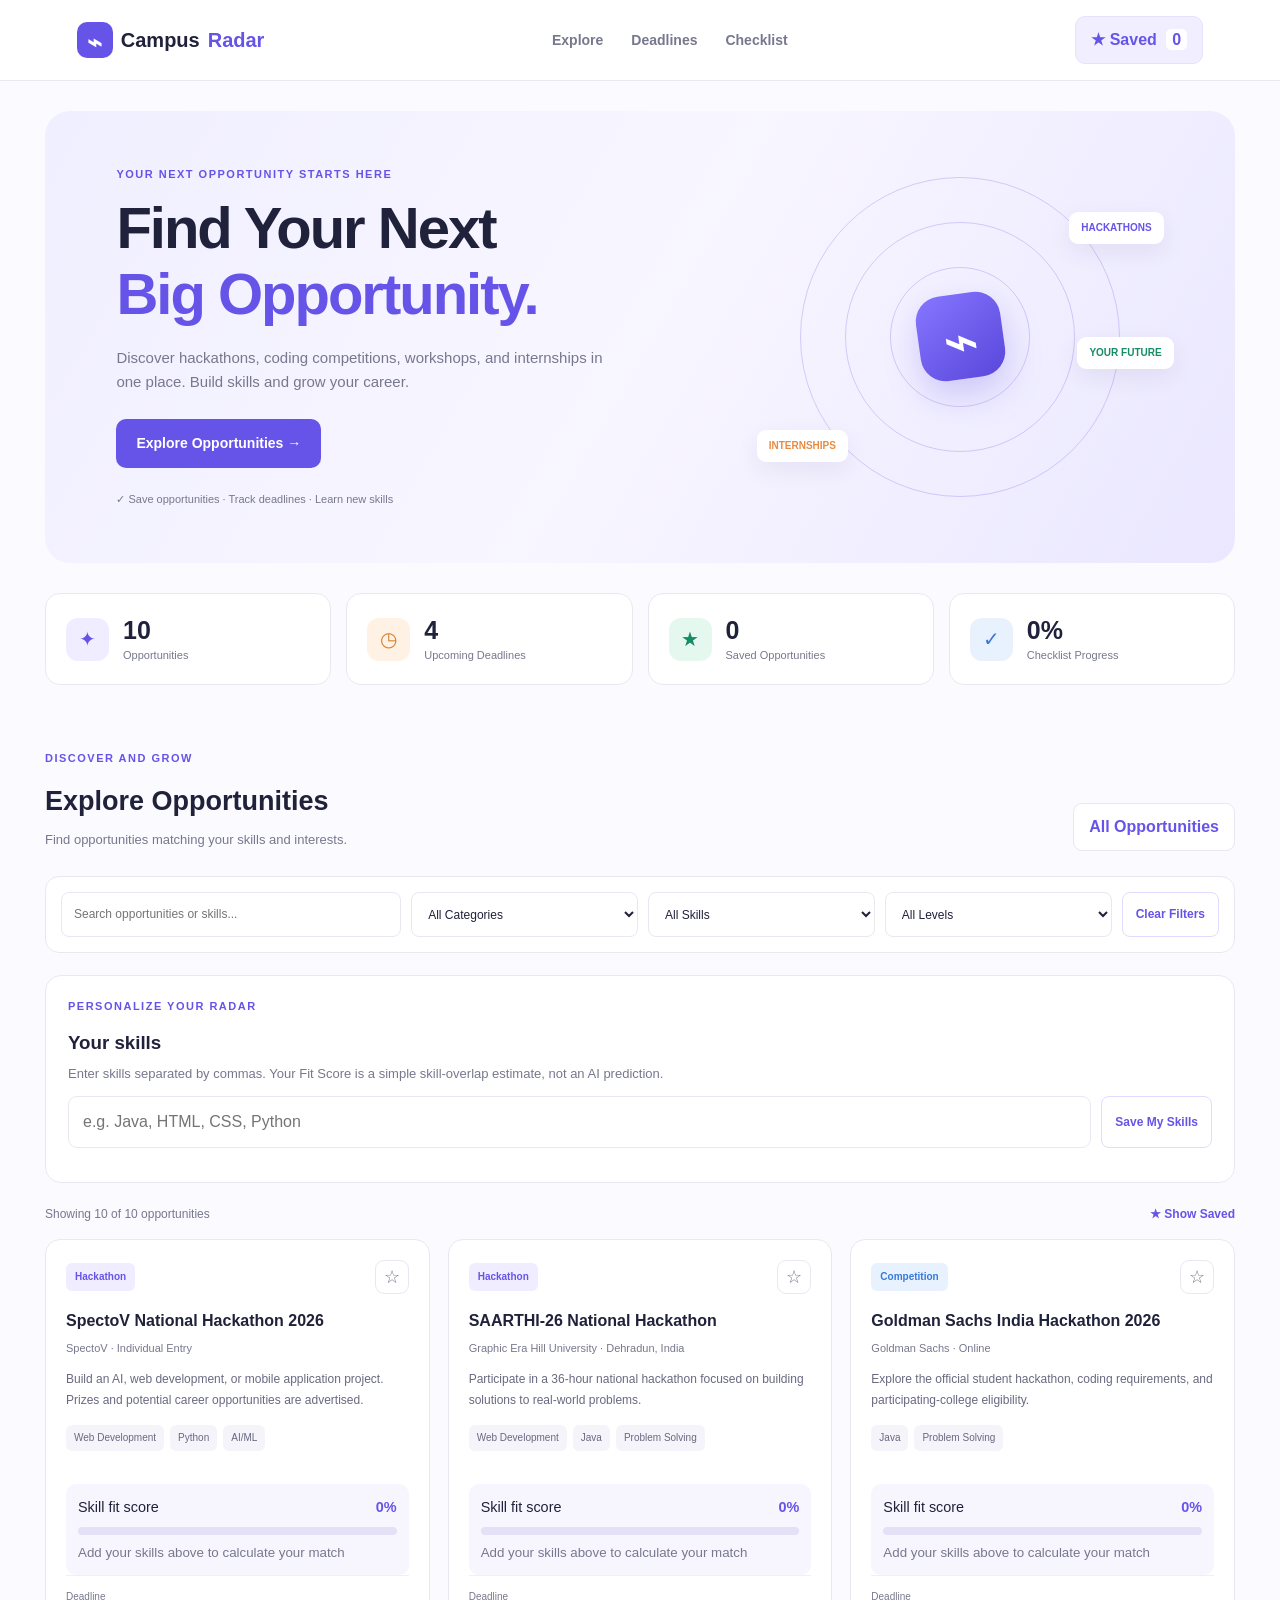
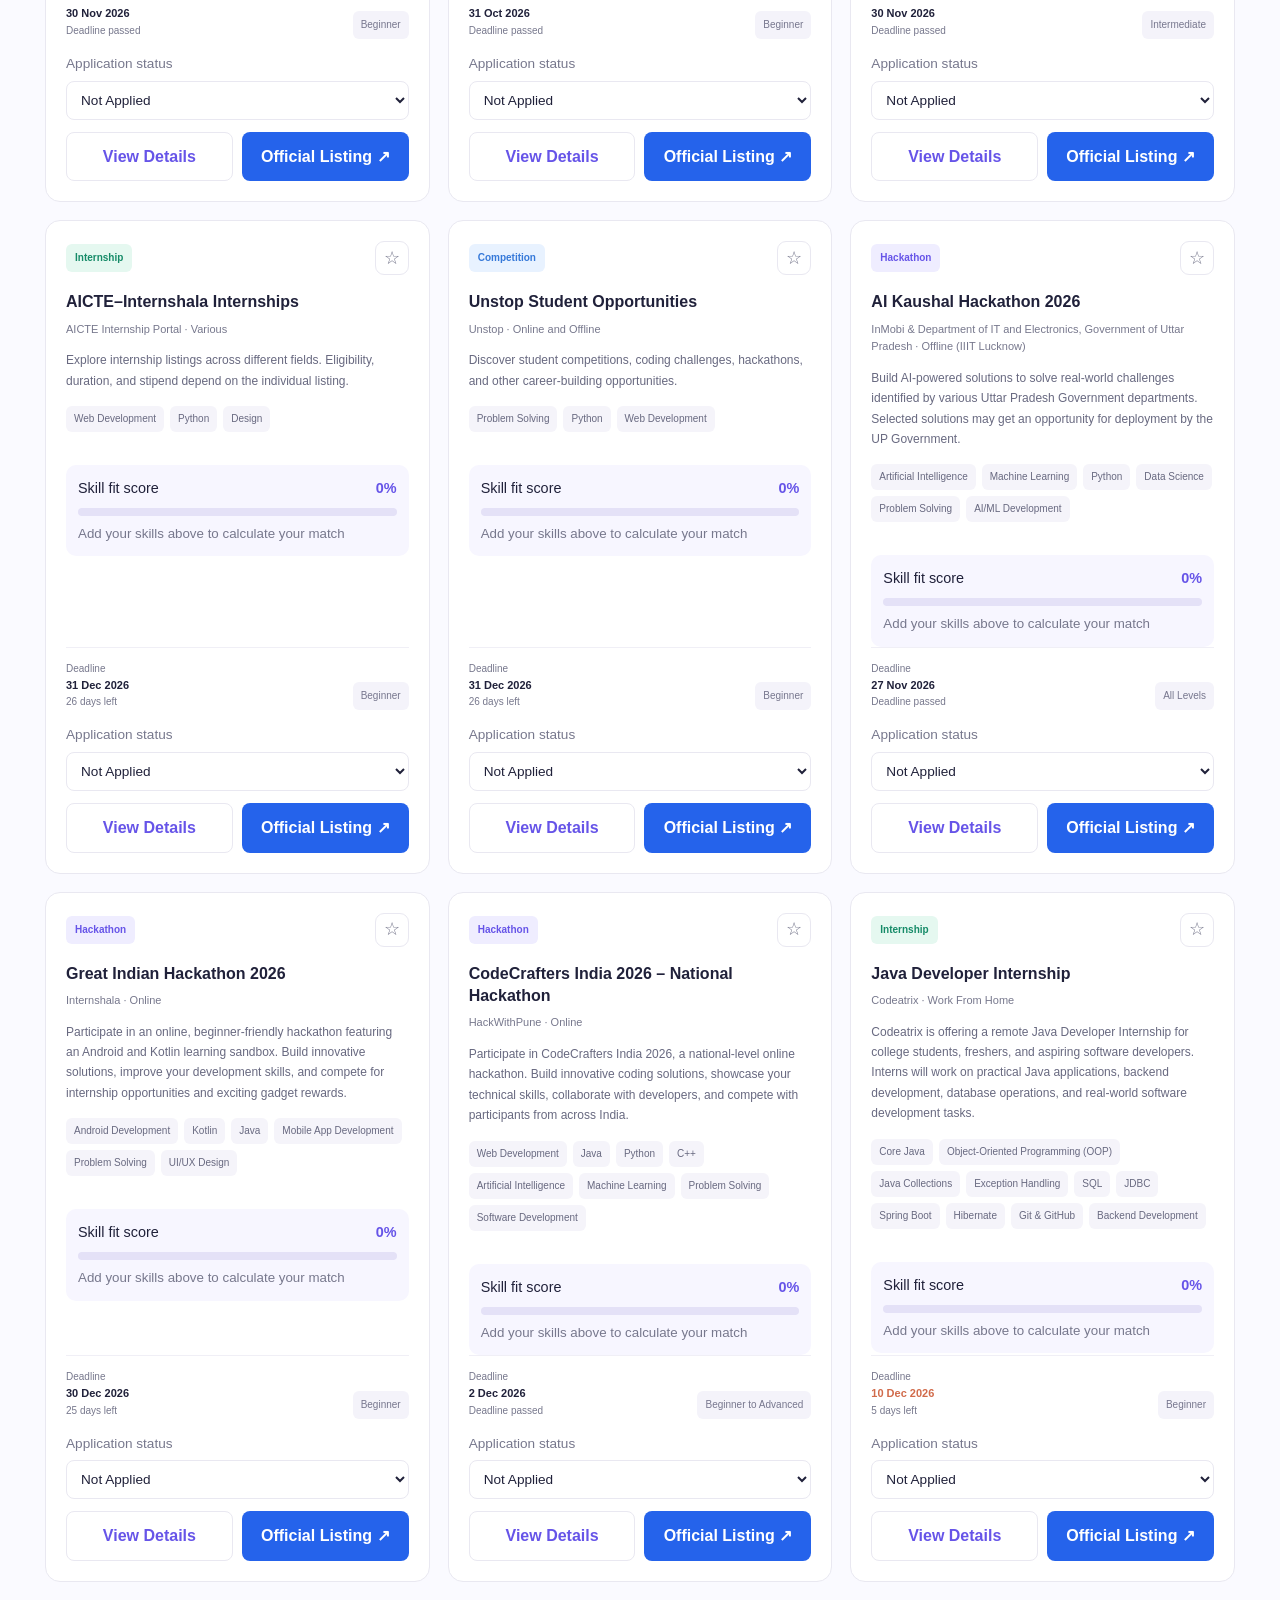
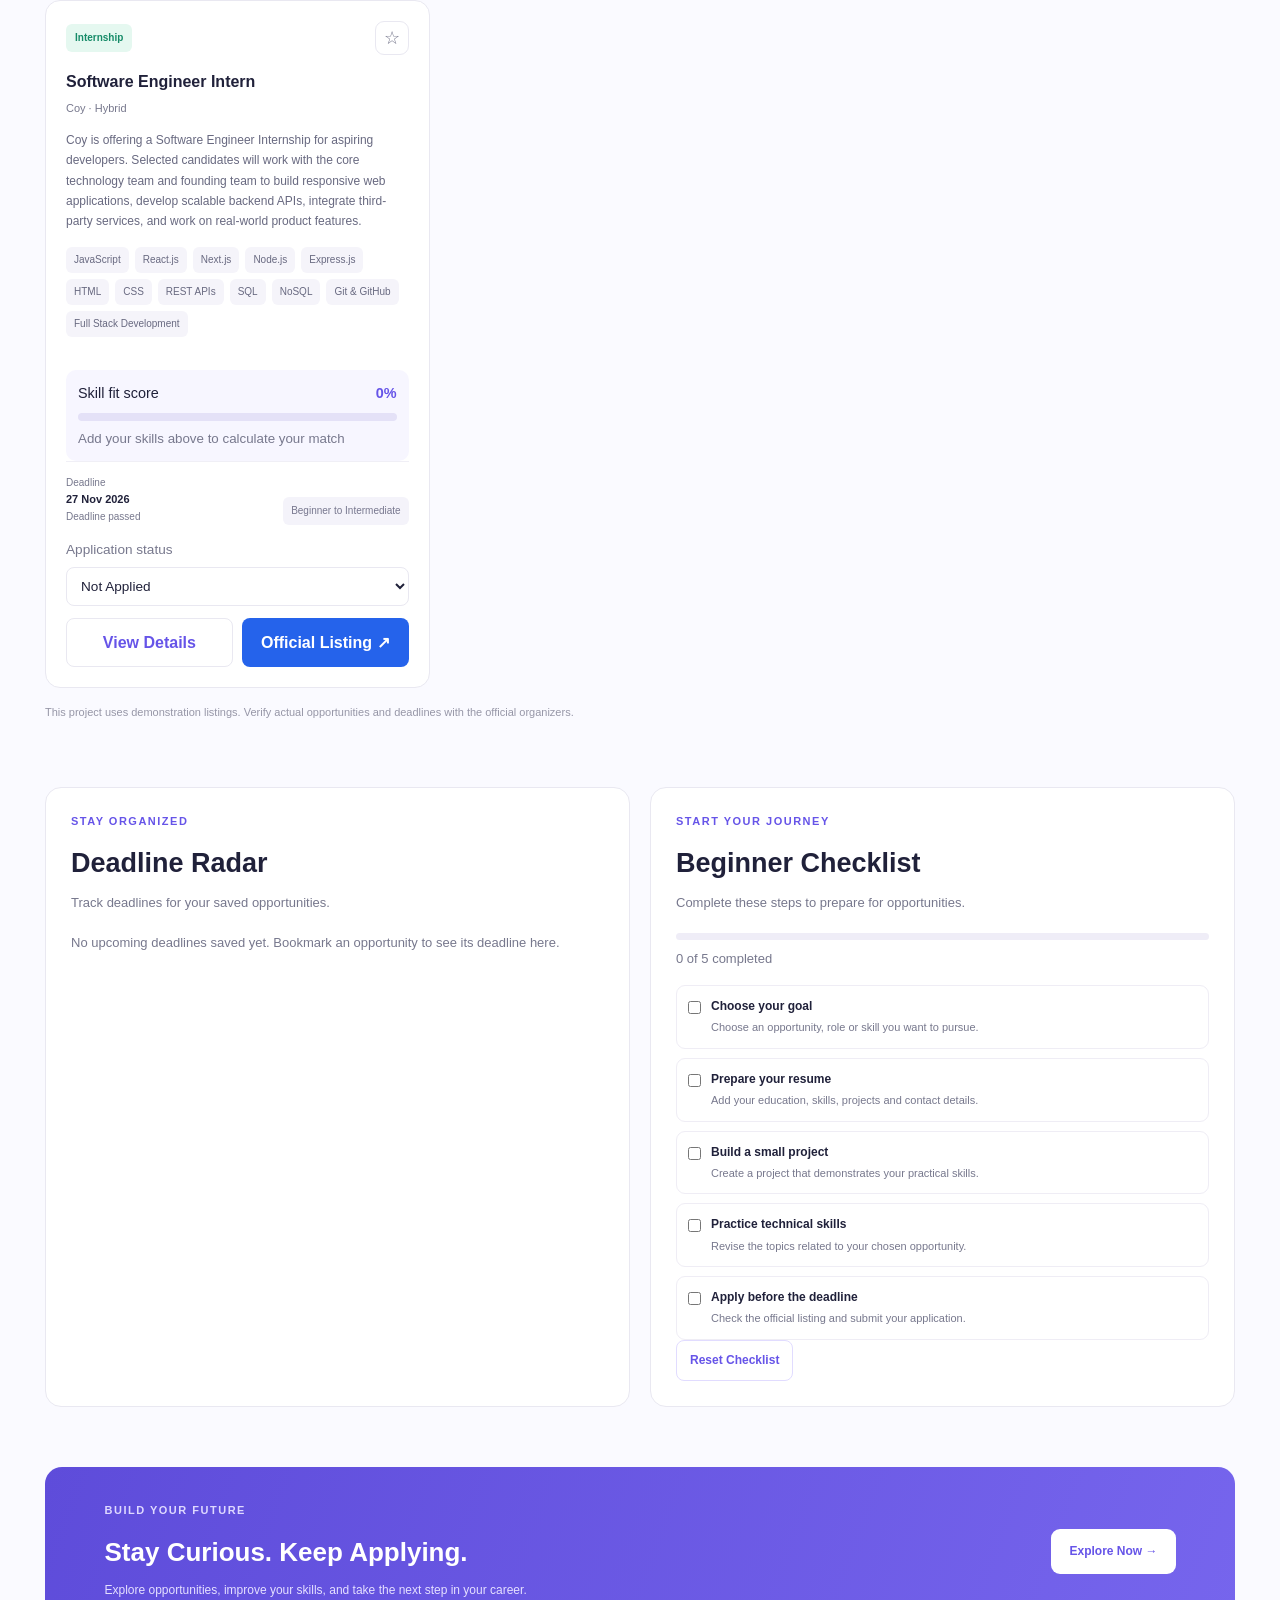
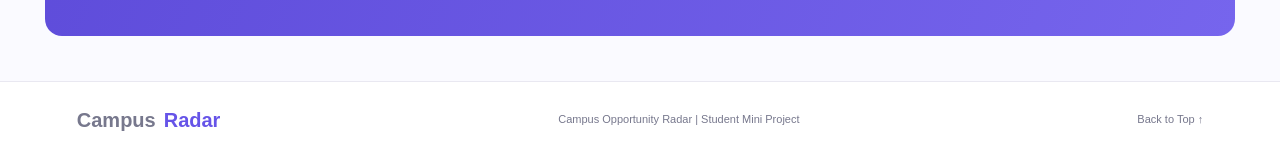
<file: miniproject/index.html>
<!DOCTYPE html>
<html lang="en">
<head>
    <meta charset="UTF-8">
    <meta name="viewport" content="width=device-width, initial-scale=1.0">

    <title>Campus Opportunity Radar</title>

    <link rel="stylesheet" href="style.css">
    <script src="script.js" defer></script>
</head>

<body>

    <!-- Navigation Bar -->
    <header class="navbar">
        <a href="#" class="logo">
            <span class="logo-icon">⌁</span>
            Campus<span class="highlight">Radar</span>
        </a>

        <nav>
            <a href="#opportunities">Explore</a>
            <a href="#deadlines">Deadlines</a>
            <a href="#checklist">Checklist</a>
        </nav>

        <button id="savedButton" class="saved-button">
            ★ Saved <span id="savedCount">0</span>
        </button>
    </header>


    <main>

        <!-- Hero Section -->
        <section class="hero">

            <div class="hero-content">

                <p class="eyebrow">
                    YOUR NEXT OPPORTUNITY STARTS HERE
                </p>

                <h1>
                    Find Your Next
                    <span>Big Opportunity.</span>
                </h1>

                <p>
                    Discover hackathons, coding competitions,
                    workshops, and internships in one place.
                    Build skills and grow your career.
                </p>

                <a href="#opportunities" class="primary-button">
                    Explore Opportunities →
                </a>

                <div class="hero-note">
                    ✓ Save opportunities · Track deadlines · Learn new skills
                </div>

            </div>

            <div class="hero-visual">
                <div class="radar-circle circle-one"></div>
                <div class="radar-circle circle-two"></div>
                <div class="radar-circle circle-three"></div>

                <div class="radar-center">⌁</div>

                <span class="floating-label label-one">
                    HACKATHONS
                </span>

                <span class="floating-label label-two">
                    INTERNSHIPS
                </span>

                <span class="floating-label label-three">
                    YOUR FUTURE
                </span>
            </div>

        </section>


        <!-- Dashboard Statistics -->
        <section class="statistics">

            <div class="stat-card">
                <div class="stat-icon purple">✦</div>
                <div>
                    <h2 id="totalCount">0</h2>
                    <p>Opportunities</p>
                </div>
            </div>

            <div class="stat-card">
                <div class="stat-icon orange">◷</div>
                <div>
                    <h2 id="upcomingCount">0</h2>
                    <p>Upcoming Deadlines</p>
                </div>
            </div>

            <div class="stat-card">
                <div class="stat-icon green">★</div>
                <div>
                    <h2 id="bookmarkCount">0</h2>
                    <p>Saved Opportunities</p>
                </div>
            </div>

            <div class="stat-card">
                <div class="stat-icon blue">✓</div>
                <div>
                    <h2 id="progressCount">0%</h2>
                    <p>Checklist Progress</p>
                </div>
            </div>

        </section>


        <!-- Opportunities Section -->
        <section id="opportunities" class="section">

            <div class="section-heading">
                <div>
                    <p class="eyebrow">DISCOVER AND GROW</p>
                    <h2>Explore Opportunities</h2>
                    <p class="muted">
                        Find opportunities matching your skills and interests.
                    </p>
                </div>

                <button id="allButton" class="tab-button active">
                    All Opportunities
                </button>
            </div>


            <!-- Search and Filters -->
            <div class="filter-panel">

                <input
                    type="search"
                    id="searchInput"
                    placeholder="Search opportunities or skills..."
                    aria-label="Search opportunities"
                >

                <select id="categoryFilter" aria-label="Filter by category">
                    <option value="all">All Categories</option>
                    <option value="Hackathon">Hackathons</option>
                    <option value="Competition">Coding Contests</option>
                    <option value="Workshop">Workshops</option>
                    <option value="Internship">Internships</option>
                </select>

                <select id="skillFilter" aria-label="Filter by skill">
                    <option value="all">All Skills</option>
                    <option value="Web Development">Web Development</option>
                    <option value="Java">Java</option>
                    <option value="Python">Python</option>
                    <option value="AI/ML">AI/ML</option>
                    <option value="Problem Solving">Problem Solving</option>
                    <option value="Design">Design</option>
                    <option value="Artificial Intelligence">Artificial Intelligence</option>
                    <option value="Machine Learning">Machine Learning</option>
                    <option value="C++">C++</option>
                    <option value="Android Development">Android Development</option>
                    <option value="JavaScript">JavaScript</option>
                </select>

                <select id="levelFilter" aria-label="Filter by level">
                    <option value="all">All Levels</option>
                    <option value="Beginner">Beginner</option>
                    <option value="Intermediate">Intermediate</option>
                    <option value="Advanced">Advanced</option>
                </select>

                <button id="clearFilters" class="secondary-button">
                    Clear Filters
                </button>

            </div>


            <section class="personalization-panel" aria-labelledby="skillsHeading">
                <div>
                    <p class="eyebrow">PERSONALIZE YOUR RADAR</p>
                    <h3 id="skillsHeading">Your skills</h3>
                    <p class="muted">Enter skills separated by commas. Your Fit Score is a simple skill-overlap estimate, not an AI prediction.</p>
                </div>
                <div class="skills-entry-row">
                    <input id="studentSkillsInput" type="text" placeholder="e.g. Java, HTML, CSS, Python" aria-label="Enter your skills">
                    <button id="saveSkillsButton" class="secondary-button" type="button">Save My Skills</button>
                </div>
                <p id="skillsSavedMessage" class="muted" aria-live="polite"></p>
            </section>

            <!-- Results -->
            <div class="results-heading">
                <p id="resultsText">Showing opportunities</p>
                <button id="showSaved" class="text-button">
                    ★ Show Saved
                </button>
            </div>

            <!-- JavaScript displays opportunity cards here -->
            <div id="opportunityGrid" class="opportunity-grid"></div>

            <div id="emptyState" class="empty-state hidden">
                <h3>No opportunities found</h3>
                <p>Try another keyword or change your filters.</p>
            </div>

            <p class="demo-note">
                This project uses demonstration listings. Verify actual
                opportunities and deadlines with the official organizers.
            </p>

        </section>


        <!-- Deadline Tracker and Checklist -->
        <section class="lower-section">

            <!-- Deadline Tracker -->
            <div id="deadlines" class="panel">

                <p class="eyebrow">STAY ORGANIZED</p>
                <h2>Deadline Radar</h2>

                <p class="muted">
                    Track deadlines for your saved opportunities.
                </p>

                <div id="deadlineList" class="deadline-list"></div>

            </div>


            <!-- Beginner Checklist -->
            <div id="checklist" class="panel">

                <p class="eyebrow">START YOUR JOURNEY</p>
                <h2>Beginner Checklist</h2>

                <p class="muted">
                    Complete these steps to prepare for opportunities.
                </p>

                <div class="progress-track">
                    <div id="progressBar" class="progress-bar"></div>
                </div>

                <p id="progressText" class="muted">
                    0 of 5 completed
                </p>

                <div id="checklistItems"></div>

                <button id="resetChecklist" class="secondary-button">
                    Reset Checklist
                </button>

            </div>

        </section>


        <!-- Call to Action -->
        <section class="cta-section">

            <div>
                <p class="eyebrow">BUILD YOUR FUTURE</p>
                <h2>Stay Curious. Keep Applying.</h2>
                <p>
                    Explore opportunities, improve your skills,
                    and take the next step in your career.
                </p>
            </div>

            <a href="#opportunities" class="light-button">
                Explore Now →
            </a>

        </section>

    </main>


    <!-- Footer -->
    <footer>
        <a href="#" class="logo">
            Campus<span class="highlight">Radar</span>
        </a>

        <p>Campus Opportunity Radar | Student Mini Project</p>

        <a href="#opportunities">Back to Top ↑</a>
    </footer>


    <!-- Notification -->
    <dialog id="opportunityDialog" class="opportunity-dialog">
        <div id="opportunityDialogContent"></div>
        <button type="button" id="closeOpportunityDialog" class="secondary-button">Close</button>
    </dialog>
    <div id="toast" class="toast" role="status" aria-live="polite"></div>

</body>
</html>
</file>
<file: miniproject/style.css>
/* =====================================
   CAMPUS OPPORTUNITY RADAR
   CSS STYLING
===================================== */

/* Global Settings */

:root {
    --primary: #6654e8;
    --primary-dark: #5140d2;
    --light-purple: #f1efff;
    --background: #fafaff;
    --white: #ffffff;
    --text: #20213a;
    --muted: #77788d;
    --border: #e9e8f1;
    --green: #168b68;
    --orange: #e88a42;
    --blue: #3679d9;
}

* {
    margin: 0;
    padding: 0;
    box-sizing: border-box;
}

html {
    scroll-behavior: smooth;
    scroll-padding-top: 90px;
}

body {
    font-family: Arial, Helvetica, sans-serif;
    background: var(--background);
    color: var(--text);
    line-height: 1.6;
}

a {
    text-decoration: none;
    color: inherit;
}

button,
input,
select {
    font: inherit;
}

button {
    cursor: pointer;
}

button:focus-visible,
a:focus-visible,
input:focus-visible,
select:focus-visible {
    outline: 2px solid var(--primary);
    outline-offset: 3px;
}


/* =====================================
   NAVIGATION BAR
===================================== */

.navbar {
    display: flex;
    align-items: center;
    justify-content: space-between;
    gap: 20px;

    padding: 16px 6%;
    min-height: 76px;

    background: var(--white);
    border-bottom: 1px solid var(--border);

    position: sticky;
    top: 0;
    z-index: 100;
}

.logo {
    display: flex;
    align-items: center;
    gap: 8px;

    font-size: 20px;
    font-weight: 800;
    white-space: nowrap;
}

.logo-icon {
    display: grid;
    place-items: center;

    width: 36px;
    height: 36px;

    background: var(--primary);
    color: white;

    border-radius: 10px;
    font-size: 25px;
}

.highlight {
    color: var(--primary);
}

.navbar nav {
    display: flex;
    gap: 28px;
}

.navbar nav a {
    color: var(--muted);
    font-size: 14px;
    font-weight: 600;
}

.navbar nav a:hover {
    color: var(--primary);
}

.saved-button {
    padding: 10px 15px;

    border: 1px solid #e5e1ff;
    border-radius: 10px;

    color: var(--primary);
    background: var(--light-purple);

    font-weight: bold;
}

.saved-button span {
    padding: 2px 6px;
    margin-left: 5px;

    border-radius: 5px;
    background: white;
}


/* =====================================
   MAIN LAYOUT
===================================== */

main {
    max-width: 1240px;
    margin: auto;
    padding: 0 25px;
}


/* =====================================
   HERO SECTION
===================================== */

.hero {
    display: grid;
    grid-template-columns: 1.2fr 0.8fr;
    align-items: center;

    gap: 30px;
    min-height: 420px;

    margin: 30px 0;
    padding: 55px 6%;

    border-radius: 25px;

    background: linear-gradient(
        120deg,
        #f0efff,
        #f8f6ff,
        #eae7ff
    );

    overflow: hidden;
}

.eyebrow {
    color: var(--primary);
    font-size: 11px;
    font-weight: 800;
    letter-spacing: 1.5px;
    margin-bottom: 12px;
}

.hero h1 {
    max-width: 600px;
    margin-bottom: 20px;

    font-size: clamp(38px, 5vw, 58px);
    line-height: 1.13;
    letter-spacing: -2px;
}

.hero h1 span {
    display: block;
    color: var(--primary);
}

.hero-content > p:not(.eyebrow) {
    max-width: 500px;
    margin-bottom: 25px;

    color: var(--muted);
    font-size: 15px;
}

.primary-button {
    display: inline-block;
    padding: 13px 20px;

    background: var(--primary);
    color: white;

    border-radius: 10px;
    font-size: 14px;
    font-weight: bold;

    transition: 0.2s;
}

.primary-button:hover {
    background: var(--primary-dark);
    transform: translateY(-2px);
}

.hero-note {
    margin-top: 23px;
    color: var(--muted);
    font-size: 11px;
}


/* Radar illustration */

.hero-visual {
    position: relative;

    display: grid;
    place-items: center;

    height: 320px;
}

.radar-circle {
    position: absolute;
    border: 1px solid rgba(102, 84, 232, 0.25);
    border-radius: 50%;
}

.circle-one {
    width: 140px;
    height: 140px;
}

.circle-two {
    width: 230px;
    height: 230px;
}

.circle-three {
    width: 320px;
    height: 320px;
}

.radar-center {
    display: grid;
    place-items: center;

    width: 85px;
    height: 85px;

    border-radius: 25px;

    color: white;
    background: linear-gradient(
        145deg,
        #8676ff,
        #5947db
    );

    box-shadow: 0 15px 35px #8374e955;

    font-size: 60px;
    transform: rotate(-8deg);
}

.floating-label {
    position: absolute;
    padding: 8px 12px;

    border-radius: 9px;
    background: white;

    color: var(--primary);
    font-size: 10px;
    font-weight: bold;

    box-shadow: 0 8px 24px #29205b12;
}

.label-one {
    top: 35px;
    right: 0;
}

.label-two {
    left: 0;
    bottom: 35px;
    color: var(--orange);
}

.label-three {
    right: -10px;
    top: 50%;
    color: var(--green);
}


/* =====================================
   STATISTICS
===================================== */

.statistics {
    display: grid;
    grid-template-columns: repeat(4, 1fr);
    gap: 15px;

    margin-bottom: 65px;
}

.stat-card {
    display: flex;
    align-items: center;
    gap: 14px;

    padding: 20px;

    background: white;
    border: 1px solid var(--border);
    border-radius: 15px;
}

.stat-icon {
    display: grid;
    place-items: center;

    flex-shrink: 0;
    width: 43px;
    height: 43px;

    border-radius: 12px;
    font-size: 20px;
}

.purple {
    color: var(--primary);
    background: #efedff;
}

.orange {
    color: #d98235;
    background: #fff1e4;
}

.green {
    color: var(--green);
    background: #e5f8f0;
}

.blue {
    color: var(--blue);
    background: #e8f2ff;
}

.stat-card h2 {
    font-size: 25px;
    line-height: 1.3;
}

.stat-card p {
    color: var(--muted);
    font-size: 11px;
}


/* =====================================
   GENERAL SECTIONS
===================================== */

.section {
    margin-bottom: 65px;
}

.section-heading {
    display: flex;
    justify-content: space-between;
    align-items: end;
    gap: 20px;

    margin-bottom: 25px;
}

.section-heading h2,
.panel h2 {
    margin-bottom: 7px;
    font-size: 27px;
}

.muted {
    color: var(--muted);
    font-size: 13px;
}

.tab-button {
    padding: 10px 15px;

    border: 1px solid var(--border);
    border-radius: 9px;

    background: white;
    color: var(--primary);

    font-weight: bold;
}


/* =====================================
   SEARCH AND FILTERS
===================================== */

.filter-panel {
    display: grid;
    grid-template-columns: 1.5fr 1fr 1fr 1fr auto;
    gap: 10px;

    margin-bottom: 22px;
    padding: 15px;

    background: white;
    border: 1px solid var(--border);
    border-radius: 14px;
}

.filter-panel input,
.filter-panel select {
    width: 100%;
    min-width: 0;

    padding: 12px;

    border: 1px solid var(--border);
    border-radius: 8px;

    background: white;
    color: var(--text);

    font-size: 12px;
}

.filter-panel input:focus,
.filter-panel select:focus {
    outline: 2px solid #dcd6ff;
    border-color: var(--primary);
}

.secondary-button {
    padding: 10px 13px;

    border: 1px solid #e1dcff;
    border-radius: 8px;

    background: white;
    color: var(--primary);

    font-size: 12px;
    font-weight: bold;
}

.secondary-button:hover {
    background: var(--light-purple);
}

.results-heading {
    display: flex;
    justify-content: space-between;
    align-items: center;

    margin-bottom: 15px;
}

.results-heading p {
    color: var(--muted);
    font-size: 12px;
}

.text-button {
    border: none;
    background: transparent;
    color: var(--primary);

    font-size: 12px;
    font-weight: bold;
}


/* =====================================
   OPPORTUNITY CARDS
===================================== */

.opportunity-grid {
    display: grid;
    grid-template-columns: repeat(3, minmax(0, 1fr));
    gap: 18px;
}

.opportunity-card {
    display: flex;
    flex-direction: column;

    min-width: 0;
    min-height: 280px;

    padding: 20px;

    background: white;
    border: 1px solid var(--border);
    border-radius: 15px;

    transition: 0.2s;
}

.opportunity-card:hover {
    transform: translateY(-4px);
    border-color: #d5ceff;
    box-shadow: 0 12px 30px #29205b0c;
}

.card-top {
    display: flex;
    align-items: center;
    justify-content: space-between;
    gap: 10px;

    margin-bottom: 16px;
}

.category-pill {
    padding: 6px 9px;

    border-radius: 6px;
    background: #efedff;

    color: var(--primary);
    font-size: 10px;
    font-weight: bold;
}

.category-pill.internship {
    color: var(--green);
    background: #e5f8f0;
}

.category-pill.workshop {
    color: #bd6e29;
    background: #fff0e1;
}

.category-pill.competition {
    color: var(--blue);
    background: #e8f2ff;
}

.bookmark-button {
    width: 34px;
    height: 34px;

    border: 1px solid var(--border);
    border-radius: 9px;

    background: white;
    color: var(--muted);

    font-size: 18px;
}

.bookmark-button.saved {
    color: var(--primary);
    background: var(--light-purple);
}

.opportunity-card h3 {
    margin-bottom: 7px;

    font-size: 16px;
    line-height: 1.4;
}

.organizer {
    margin-bottom: 12px;
    color: var(--muted);
    font-size: 11px;
}

.description {
    margin-bottom: 15px;

    color: #686980;
    font-size: 12px;
    line-height: 1.7;
}

.skill-tags {
    display: flex;
    flex-wrap: wrap;
    gap: 6px;

    margin-bottom: 18px;
}

.skill-tag {
    padding: 5px 8px;

    border-radius: 6px;
    background: #f5f4fa;

    color: #686980;
    font-size: 10px;
}

.card-footer {
    display: flex;
    justify-content: space-between;
    align-items: end;
    gap: 8px;

    margin-top: auto;
    padding-top: 13px;

    border-top: 1px solid #f0eff6;
}

.deadline-info {
    color: var(--muted);
    font-size: 10px;
}

.deadline-info strong {
    display: block;
    color: var(--text);
    font-size: 11px;
}

.deadline-info .urgent {
    color: #d16b4b;
}

.level-label {
    padding: 6px 8px;

    border-radius: 6px;
    background: #f4f3fa;

    color: #77778e;
    font-size: 10px;
    white-space: nowrap;
}

.empty-state {
    padding: 40px 20px;

    background: white;
    border: 1px dashed var(--border);
    border-radius: 15px;

    text-align: center;
}

.empty-state h3 {
    margin-bottom: 8px;
}

.empty-state p {
    color: var(--muted);
    font-size: 13px;
}

.hidden {
    display: none !important;
}

.demo-note {
    margin-top: 16px;
    color: #9696a7;
    font-size: 11px;
}


/* =====================================
   DEADLINE TRACKER AND CHECKLIST
===================================== */

.lower-section {
    display: grid;
    grid-template-columns: 1fr 1fr;
    gap: 20px;

    margin-bottom: 60px;
}

.panel {
    min-width: 0;
    padding: 25px;

    background: white;
    border: 1px solid var(--border);
    border-radius: 16px;
}

.deadline-list {
    display: grid;
    gap: 10px;

    margin-top: 20px;
}

.deadline-item {
    display: flex;
    align-items: center;
    gap: 12px;

    padding: 12px;

    border: 1px solid #efedf5;
    border-radius: 10px;
}

.date-box {
    display: grid;
    place-items: center;

    flex-shrink: 0;
    min-width: 46px;
    padding: 7px;

    background: var(--light-purple);
    color: var(--primary);
    border-radius: 8px;
}

.date-box strong {
    font-size: 17px;
}

.date-box span {
    font-size: 10px;
    text-transform: uppercase;
}

.deadline-item h3 {
    margin-bottom: 4px;
    font-size: 12px;
}

.deadline-item p {
    color: var(--muted);
    font-size: 11px;
}

.progress-track {
    height: 7px;
    margin: 20px 0 9px;

    background: #efedf7;
    border-radius: 10px;
    overflow: hidden;
}

.progress-bar {
    width: 0;
    height: 100%;

    background: var(--primary);
    border-radius: 10px;

    transition: width 0.3s;
}

#checklistItems {
    display: grid;
    gap: 9px;

    margin-top: 15px;
}

.check-item {
    display: flex;
    align-items: flex-start;
    gap: 10px;

    padding: 11px;

    border: 1px solid #efedf5;
    border-radius: 9px;

    cursor: pointer;
}

.check-item input {
    margin-top: 4px;
    accent-color: var(--primary);
}

.check-item strong {
    display: block;
    margin-bottom: 3px;
    font-size: 12px;
}

.check-item small {
    display: block;
    color: var(--muted);
    font-size: 11px;
}

.check-item.done {
    background: #f8f7ff;
}

.check-item.done strong {
    color: #88889b;
    text-decoration: line-through;
}


/* =====================================
   CALL TO ACTION
===================================== */

.cta-section {
    display: flex;
    justify-content: space-between;
    align-items: center;
    gap: 25px;

    margin-bottom: 45px;
    padding: 35px 5%;

    border-radius: 17px;
    background: linear-gradient(
        110deg,
        #5e4cda,
        #7665ed
    );

    color: white;
}

.cta-section .eyebrow {
    color: #ded8ff;
}

.cta-section h2 {
    margin-bottom: 8px;
    font-size: 26px;
}

.cta-section p:not(.eyebrow) {
    color: #e5e0ff;
    font-size: 12px;
}

.light-button {
    flex-shrink: 0;

    padding: 13px 18px;

    border-radius: 9px;
    background: white;

    color: var(--primary);
    font-size: 12px;
    font-weight: bold;
}


/* =====================================
   FOOTER
===================================== */

footer {
    display: flex;
    justify-content: space-between;
    align-items: center;
    gap: 20px;

    padding: 22px 6%;

    background: white;
    border-top: 1px solid var(--border);

    color: var(--muted);
    font-size: 11px;
}

footer a:hover {
    color: var(--primary);
}


/* =====================================
   NOTIFICATION
===================================== */

.toast {
    position: fixed;
    right: 20px;
    bottom: 20px;
    z-index: 200;

    max-width: calc(100% - 40px);
    padding: 12px 17px;

    border-radius: 10px;
    background: #282741;
    color: white;

    font-size: 12px;

    opacity: 0;
    transform: translateY(12px);

    pointer-events: none;

    transition: 0.2s;
}

.toast.show {
    opacity: 1;
    transform: translateY(0);
}


/* =====================================
   TABLET RESPONSIVENESS
===================================== */

@media (max-width: 1000px) {

    .statistics {
        grid-template-columns: repeat(2, 1fr);
    }

    .filter-panel {
        grid-template-columns: repeat(2, minmax(0, 1fr));
    }

    .opportunity-grid {
        grid-template-columns: repeat(2, minmax(0, 1fr));
    }

}


/* =====================================
   MOBILE RESPONSIVENESS
===================================== */

@media (max-width: 650px) {

    .navbar {
        padding: 14px 16px;
    }

    .navbar nav {
        display: none;
    }

    main {
        padding: 0 15px;
    }

    .hero {
        grid-template-columns: 1fr;
        padding: 35px 23px 10px;
        margin-top: 18px;
    }

    .hero h1 {
        font-size: 39px;
    }

    .hero-visual {
        height: 240px;
        transform: scale(0.8);
    }

    .statistics {
        gap: 9px;
        margin-bottom: 45px;
    }

    .stat-card {
        padding: 13px 10px;
        gap: 9px;
    }

    .stat-icon {
        width: 35px;
        height: 35px;
    }

    .stat-card h2 {
        font-size: 21px;
    }

    .stat-card p {
        font-size: 9px;
    }

    .section-heading {
        align-items: flex-start;
        flex-direction: column;
    }

    .filter-panel {
        grid-template-columns: 1fr;
    }

    .opportunity-grid {
        grid-template-columns: 1fr;
    }

    .lower-section {
        grid-template-columns: 1fr;
    }

    .cta-section {
        align-items: flex-start;
        flex-direction: column;
        padding: 28px 23px;
    }

    .cta-section h2 {
        font-size: 22px;
    }

    footer {
        align-items: flex-start;
        flex-direction: column;
        padding: 22px 16px;
    }

}

@media (prefers-reduced-motion: reduce) {

    *,
    *::before,
    *::after {
        scroll-behavior: auto !important;
        transition: none !important;
    }

}

.apply-button {
    display: inline-block;
    width: 100%;
    padding: 12px 18px;
    margin-top: 18px;
    background: #2563eb;
    color: white;
    text-align: center;
    text-decoration: none;
    font-weight: 600;
    border-radius: 8px;
    transition: 0.3s ease;
    box-sizing: border-box;
}

.apply-button:hover {
    background: #1d4ed8;
    transform: translateY(-2px);
}

/* ===== Campus Radar functional upgrade components ===== */
.personalization-panel {
    background: #fff;
    border: 1px solid var(--border);
    border-radius: 16px;
    padding: 22px;
    margin: 22px 0;
    display: grid;
    gap: 12px;
}
.personalization-panel h3 { color: var(--text); margin: 3px 0 6px; }
.skills-entry-row { display: flex; gap: 10px; flex-wrap: wrap; }
.skills-entry-row input { flex: 1 1 260px; min-width: 0; padding: 12px 14px; border: 1px solid var(--border); border-radius: 9px; font: inherit; }
.fit-score-wrap { margin-top: 15px; padding: 12px; background: #f7f6ff; border-radius: 10px; }
.fit-score-heading { display: flex; justify-content: space-between; font-size: .9rem; margin-bottom: 8px; }
.fit-score-heading strong { color: var(--primary); }
.fit-score-track { height: 8px; border-radius: 20px; background: #e4e1f7; overflow: hidden; }
.fit-score-track span { display: block; height: 100%; background: linear-gradient(90deg, #6654e8, #18a47b); border-radius: inherit; }
.fit-score-wrap small { display: block; color: var(--muted); margin-top: 7px; }
.status-control { display: grid; gap: 6px; margin-top: 14px; color: var(--muted); font-size: .85rem; }
.status-control select { width: 100%; padding: 10px; border: 1px solid var(--border); border-radius: 8px; background: #fff; color: var(--text); font: inherit; }
.card-actions { display: grid; grid-template-columns: 1fr 1fr; gap: 9px; margin-top: 12px; }
.card-actions .apply-button { margin-top: 0; text-align: center; }
.details-button { border: 1px solid var(--border); border-radius: 8px; background: #fff; color: var(--primary); font: inherit; font-weight: 600; cursor: pointer; padding: 11px; }
.details-button:hover { background: var(--light-purple); }
.opportunity-dialog { width: min(650px, calc(100% - 28px)); max-height: 85vh; overflow: auto; border: 0; border-radius: 16px; padding: 24px; margin: auto; box-shadow: 0 20px 70px rgba(20,20,50,.25); color: var(--text); }
.opportunity-dialog::backdrop { background: rgba(20,20,40,.58); }
.opportunity-dialog h2 { margin-bottom: 8px; }
.opportunity-dialog > button { margin-top: 14px; }
.details-list { display: grid; gap: 0; margin: 18px 0; }
.details-list div { display: grid; grid-template-columns: minmax(110px, 150px) 1fr; gap: 12px; padding: 11px 0; border-bottom: 1px solid var(--border); }
.details-list dt { font-weight: 700; color: var(--text); }
.details-list dd { color: var(--muted); overflow-wrap: anywhere; }
@media (max-width: 520px) { .card-actions { grid-template-columns: 1fr; } .details-list div { grid-template-columns: 1fr; gap: 4px; } }
</file>
